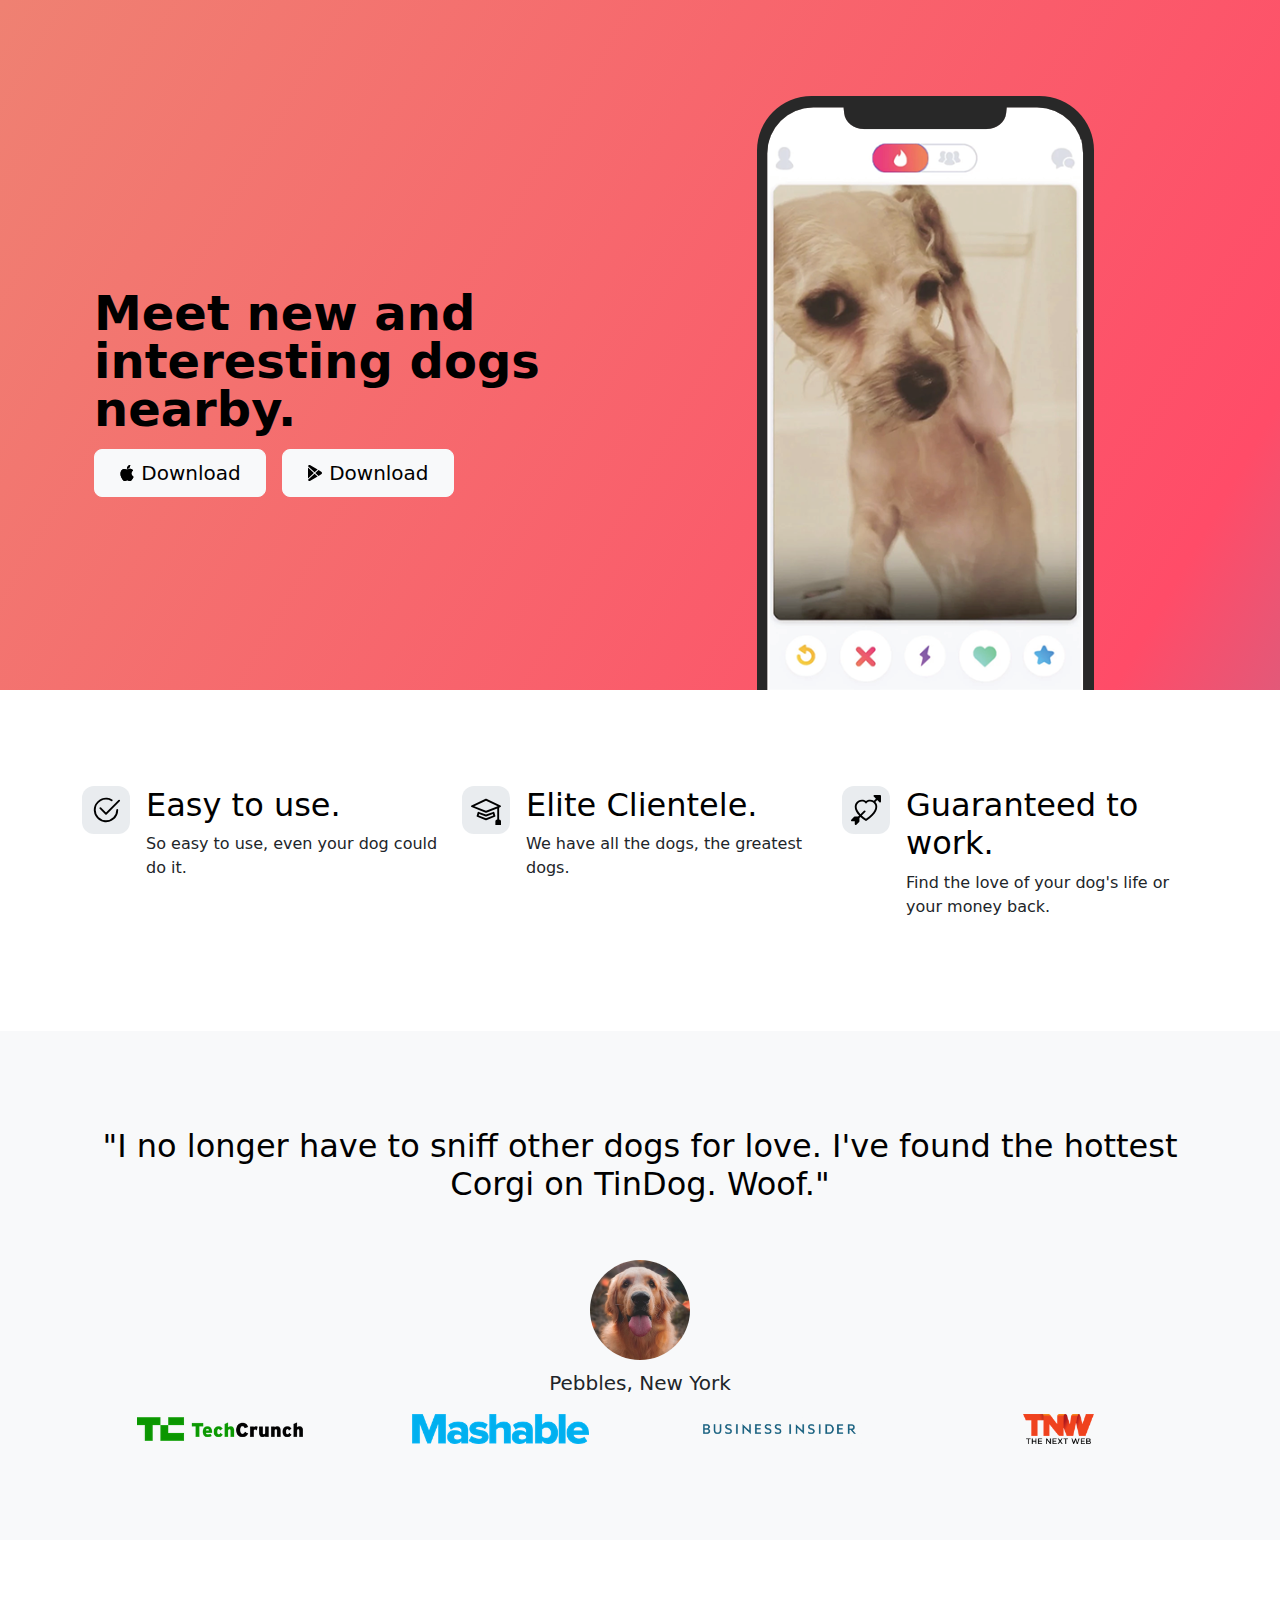
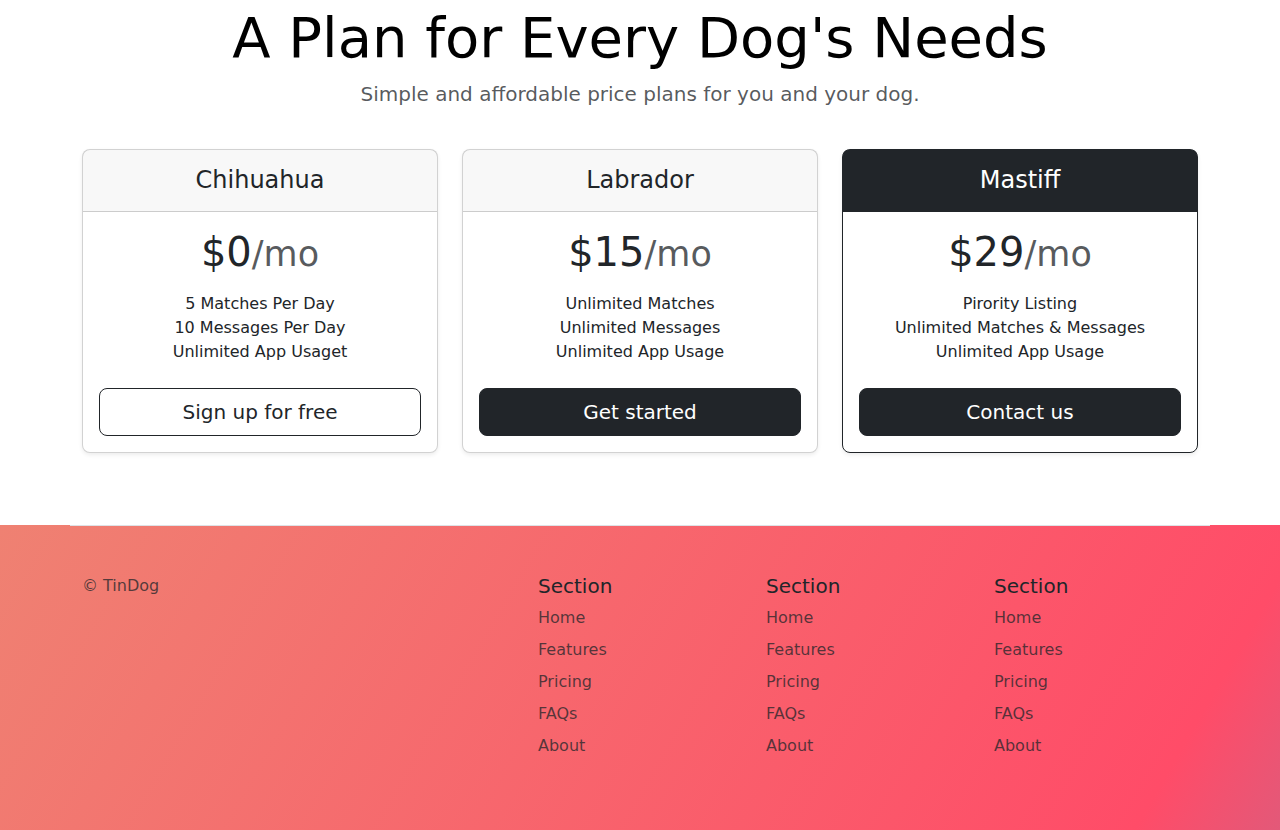
<file: bootstrap/index.html>
<!DOCTYPE html>
<html lang="en">

<head>
  <meta charset="UTF-8">
  <meta name="viewport" content="width=device-width, initial-scale=1.0">
  <title>TinDog</title>
  <link href="https://cdn.jsdelivr.net/npm/bootstrap@5.3.3/dist/css/bootstrap.min.css" rel="stylesheet" integrity="sha384-QWTKZyjpPEjISv5WaRU9OFeRpok6YctnYmDr5pNlyT2bRjXh0JMhjY6hW+ALEwIH" crossorigin="anonymous">
  <link rel="stylesheet" href="./css/style.css">
</head>

<body>

  <!-- Title -->
  <section id="title" class="gradient-background">
    <div class="container col-xxl-8 px-4 pt-5">
      <div class="row flex-lg-row-reverse align-items-center g-5 pt-5">
        <div class="col-10 col-sm-8 col-lg-6">
          <img src="./images/iphone.png" class="d-block mx-lg-auto img-fluid" alt="Bootstrap Themes"  height="200" loading="lazy">
        </div>
        <div class="col-lg-6">
          <h1 class="display-5 fw-bold text-body-emphasis lh-1 mb-3">Meet new and interesting dogs nearby.</h1>
          <div class="d-grid gap-2 d-md-flex justify-content-md-start">
            <button type="button" class="btn btn-light btn-lg px-4 me-md-2"><svg xmlns="http://www.w3.org/2000/svg" width="16" height="16" fill="currentColor"
              class="bi bi-apple mb-1" viewBox="0 0 16 16">
<path
                d="M11.182.008C11.148-.03 9.923.023 8.857 1.18c-1.066 1.156-.902 2.482-.878 2.516.024.034 1.52.087 2.475-1.258.955-1.345.762-2.391.728-2.43Zm3.314 11.733c-.048-.096-2.325-1.234-2.113-3.422.212-2.189 1.675-2.789 1.698-2.854.023-.065-.597-.79-1.254-1.157a3.692 3.692 0 0 0-1.563-.434c-.108-.003-.483-.095-1.254.116-.508.139-1.653.589-1.968.607-.316.018-1.256-.522-2.267-.665-.647-.125-1.333.131-1.824.328-.49.196-1.422.754-2.074 2.237-.652 1.482-.311 3.83-.067 4.56.244.729.625 1.924 1.273 2.796.576.984 1.34 1.667 1.659 1.899.319.232 1.219.386 1.843.067.502-.308 1.408-.485 1.766-.472.357.013 1.061.154 1.782.539.571.197 1.111.115 1.652-.105.541-.221 1.324-1.059 2.238-2.758.347-.79.505-1.217.473-1.282Z" />
<path
                d="M11.182.008C11.148-.03 9.923.023 8.857 1.18c-1.066 1.156-.902 2.482-.878 2.516.024.034 1.52.087 2.475-1.258.955-1.345.762-2.391.728-2.43Zm3.314 11.733c-.048-.096-2.325-1.234-2.113-3.422.212-2.189 1.675-2.789 1.698-2.854.023-.065-.597-.79-1.254-1.157a3.692 3.692 0 0 0-1.563-.434c-.108-.003-.483-.095-1.254.116-.508.139-1.653.589-1.968.607-.316.018-1.256-.522-2.267-.665-.647-.125-1.333.131-1.824.328-.49.196-1.422.754-2.074 2.237-.652 1.482-.311 3.83-.067 4.56.244.729.625 1.924 1.273 2.796.576.984 1.34 1.667 1.659 1.899.319.232 1.219.386 1.843.067.502-.308 1.408-.485 1.766-.472.357.013 1.061.154 1.782.539.571.197 1.111.115 1.652-.105.541-.221 1.324-1.059 2.238-2.758.347-.79.505-1.217.473-1.282Z" />
</svg> Download</button>
            <button type="button" class="btn btn-light btn-lg px-4"><svg xmlns="http://www.w3.org/2000/svg" width="16" height="16" fill="currentColor"
              class="bi bi-google-play mb-1" viewBox="0 0 16 16">
<path
                d="M14.222 9.374c1.037-.61 1.037-2.137 0-2.748L11.528 5.04 8.32 8l3.207 2.96 2.694-1.586Zm-3.595 2.116L7.583 8.68 1.03 14.73c.201 1.029 1.36 1.61 2.303 1.055l7.294-4.295ZM1 13.396V2.603L6.846 8 1 13.396ZM1.03 1.27l6.553 6.05 3.044-2.81L3.333.215C2.39-.341 1.231.24 1.03 1.27Z" />
</svg> Download</button>
          </div>
        </div>
      </div>
    </div>

  </section>
  <!-- Features -->
  <section id="features">
    <div class="container mt-5">
      <div class="row g-4 py-5 row-cols-1 row-cols-lg-3">
        <div class="col d-flex align-items-start">
          <div class="icon-square text-body-emphasis bg-body-secondary d-inline-flex align-items-center justify-content-center fs-4 flex-shrink-0 me-3">
            <svg xmlns="http://www.w3.org/2000/svg" height="30" fill="currentColor" class="bi bi-check2-circle"
                viewBox="0 0 16 16">
  <path
                  d="M2.5 8a5.5 5.5 0 0 1 8.25-4.764.5.5 0 0 0 .5-.866A6.5 6.5 0 1 0 14.5 8a.5.5 0 0 0-1 0 5.5 5.5 0 1 1-11 0z" />
  <path
                  d="M15.354 3.354a.5.5 0 0 0-.708-.708L8 9.293 5.354 6.646a.5.5 0 1 0-.708.708l3 3a.5.5 0 0 0 .708 0l7-7z" />
  </svg>
          </div>
          <div>
            <h3 class="fs-2 text-body-emphasis">Easy to use.</h3>
            <p>So easy to use, even your dog could do it.</p>
          </div>
        </div>
        <div class="col d-flex align-items-start">
          <div class="icon-square text-body-emphasis bg-body-secondary d-inline-flex align-items-center justify-content-center fs-4 flex-shrink-0 me-3">
            <svg xmlns="http://www.w3.org/2000/svg" height="30" fill="currentColor" class="bi bi-mortarboard" viewBox="0 0 16 16">
              <path d="M8.211 2.047a.5.5 0 0 0-.422 0l-7.5 3.5a.5.5 0 0 0 .025.917l7.5 3a.5.5 0 0 0 .372 0L14 7.14V13a1 1 0 0 0-1 1v2h3v-2a1 1 0 0 0-1-1V6.739l.686-.275a.5.5 0 0 0 .025-.917l-7.5-3.5ZM8 8.46 1.758 5.965 8 3.052l6.242 2.913L8 8.46Z"/>
              <path d="M4.176 9.032a.5.5 0 0 0-.656.327l-.5 1.7a.5.5 0 0 0 .294.605l4.5 1.8a.5.5 0 0 0 .372 0l4.5-1.8a.5.5 0 0 0 .294-.605l-.5-1.7a.5.5 0 0 0-.656-.327L8 10.466 4.176 9.032Zm-.068 1.873.22-.748 3.496 1.311a.5.5 0 0 0 .352 0l3.496-1.311.22.748L8 12.46l-3.892-1.556Z"/>
              </svg>
              
          </div>
          <div>
            <h3 class="fs-2 text-body-emphasis">Elite Clientele.</h3>
            <p>We have all the dogs, the greatest dogs.</p>
            
          </div>
        </div>
        <div class="col d-flex align-items-start">
          <div class="icon-square text-body-emphasis bg-body-secondary d-inline-flex align-items-center justify-content-center fs-4 flex-shrink-0 me-3">
            <svg xmlns="http://www.w3.org/2000/svg" height="30" fill="currentColor" class="bi bi-arrow-through-heart"
              viewBox="0 0 16 16">
<path fill-rule="evenodd"
                d="M2.854 15.854A.5.5 0 0 1 2 15.5V14H.5a.5.5 0 0 1-.354-.854l1.5-1.5A.5.5 0 0 1 2 11.5h1.793l.53-.53c-.771-.802-1.328-1.58-1.704-2.32-.798-1.575-.775-2.996-.213-4.092C3.426 2.565 6.18 1.809 8 3.233c1.25-.98 2.944-.928 4.212-.152L13.292 2 12.147.854A.5.5 0 0 1 12.5 0h3a.5.5 0 0 1 .5.5v3a.5.5 0 0 1-.854.354L14 2.707l-1.006 1.006c.236.248.44.531.6.845.562 1.096.585 2.517-.213 4.092-.793 1.563-2.395 3.288-5.105 5.08L8 13.912l-.276-.182a21.86 21.86 0 0 1-2.685-2.062l-.539.54V14a.5.5 0 0 1-.146.354l-1.5 1.5Zm2.893-4.894A20.419 20.419 0 0 0 8 12.71c2.456-1.666 3.827-3.207 4.489-4.512.679-1.34.607-2.42.215-3.185-.817-1.595-3.087-2.054-4.346-.761L8 4.62l-.358-.368c-1.259-1.293-3.53-.834-4.346.761-.392.766-.464 1.845.215 3.185.323.636.815 1.33 1.519 2.065l1.866-1.867a.5.5 0 1 1 .708.708L5.747 10.96Z" />
</svg>
          </div>
          <div>
            <h3 class="fs-2 text-body-emphasis">Guaranteed to work.</h3>
            <p>Find the love of your dog's life or your money back.</p>
            
          </div>
        </div>
      </div>
   </div>

  </section>
  <!-- Testimonial -->
  <section id="testimonial">
    <div class="my-5">
      <div class="p-5 text-center bg-body-tertiary">
        <div class="container py-5">
          <h2 class="text-body-emphasis">"I no longer have to sniff other dogs for love. I've found the hottest Corgi on TinDog. Woof."</h2>
          <img class="profile-img mt-5" src="./images/dog-img.jpg" alt="dog-profile">
          <p class="col-lg-8 mx-auto lead mt-2">
            Pebbles, New York
          </p>
          <div class="container">
            <div class="row">
              <div class="col-lg-3 col-sm-12">
                <img src="./images/techcrunch.png" height="30">
              </div>
              <div class="col-lg-3 col-sm-12">
                <img src="./images/mashable.png" height="30">
              </div>
              <div class="col-lg-3 col-sm-12">
                <img src="./images/bizinsider.png" height="30">
              </div>
              <div class="col-lg-3 col-sm-12">
                <img src="./images/tnw.png" height="30">
              </div>
            </div>
          </div>
        </div>
      </div>
    </div>
  </section>
  <!-- Pricing -->
  <section id="pricing">

    <div class="container">
      <div class="pricing-header p-3 pb-md-4 mx-auto text-center">
        <h2 class="display-4 fw-normal text-body-emphasis">A Plan for Every Dog's Needs</h2>
        <p class="fs-5 text-body-secondary">Simple and affordable price plans for you and your dog.</p>
      </div>
      <div class="row row-cols-1 row-cols-md-3 mb-3 text-center">
        <div class="col">
          <div class="card mb-4 rounded-3 shadow-sm">
            <div class="card-header py-3">
              <h4 class="my-0 fw-normal">Chihuahua</h4>
            </div>
            <div class="card-body">
              <h1 class="card-title pricing-card-title">$0<small class="text-body-secondary fw-light">/mo</small></h1>
              <ul class="list-unstyled mt-3 mb-4">
                <li>5 Matches Per Day</li>
                <li>10 Messages Per Day</li>
                <li>Unlimited App Usaget</li>
              </ul>
              <button type="button" class="w-100 btn btn-lg btn-outline-dark">Sign up for free</button>
            </div>
          </div>
        </div>
        <div class="col">
          <div class="card mb-4 rounded-3 shadow-sm">
            <div class="card-header py-3">
              <h4 class="my-0 fw-normal">Labrador</h4>
            </div>
            <div class="card-body">
              <h1 class="card-title pricing-card-title">$15<small class="text-body-secondary fw-light">/mo</small></h1>
              <ul class="list-unstyled mt-3 mb-4">
                <li>Unlimited Matches</li>
                <li>Unlimited Messages</li>
                <li>Unlimited App Usage</li>
              </ul>
              <button type="button" class="w-100 btn btn-lg btn-dark">Get started</button>
            </div>
          </div>
        </div>
        <div class="col">
          <div class="card mb-4 rounded-3 shadow-sm border-dark">
            <div class="card-header py-3 text-bg-dark border-dark">
              <h4 class="my-0 fw-normal">Mastiff</h4>
            </div>
            <div class="card-body">
              <h1 class="card-title pricing-card-title">$29<small class="text-body-secondary fw-light">/mo</small></h1>
              <ul class="list-unstyled mt-3 mb-4">
                <li>Pirority Listing</li>
                <li>Unlimited Matches & Messages</li>
                <li>Unlimited App Usage</li>
              </ul>
              <button type="button" class="w-100 btn btn-lg btn-dark">Contact us</button>
            </div>
          </div>
        </div>
      </div>
   </div>
  </section>
  <!-- Footer -->
  <section id="footer" class="gradient-background ">
    <div class="container" >
      <footer class="row row-cols-1 row-cols-sm-2 row-cols-md-5 py-5 mt-5 border-top">
        <div class="col mb-3">
          <p class="text-body-secondary">© TinDog</p>
        </div>
    
        <div class="col mb-3">
    
        </div>
    
        <div class="col mb-3">
          <h5>Section</h5>
          <ul class="nav flex-column">
            <li class="nav-item mb-2"><a href="#" class="nav-link p-0 text-body-secondary">Home</a></li>
            <li class="nav-item mb-2"><a href="#" class="nav-link p-0 text-body-secondary">Features</a></li>
            <li class="nav-item mb-2"><a href="#" class="nav-link p-0 text-body-secondary">Pricing</a></li>
            <li class="nav-item mb-2"><a href="#" class="nav-link p-0 text-body-secondary">FAQs</a></li>
            <li class="nav-item mb-2"><a href="#" class="nav-link p-0 text-body-secondary">About</a></li>
          </ul>
        </div>
    
        <div class="col mb-3">
          <h5>Section</h5>
          <ul class="nav flex-column">
            <li class="nav-item mb-2"><a href="#" class="nav-link p-0 text-body-secondary">Home</a></li>
            <li class="nav-item mb-2"><a href="#" class="nav-link p-0 text-body-secondary">Features</a></li>
            <li class="nav-item mb-2"><a href="#" class="nav-link p-0 text-body-secondary">Pricing</a></li>
            <li class="nav-item mb-2"><a href="#" class="nav-link p-0 text-body-secondary">FAQs</a></li>
            <li class="nav-item mb-2"><a href="#" class="nav-link p-0 text-body-secondary">About</a></li>
          </ul>
        </div>
    
        <div class="col mb-3">
          <h5>Section</h5>
          <ul class="nav flex-column">
            <li class="nav-item mb-2"><a href="#" class="nav-link p-0 text-body-secondary">Home</a></li>
            <li class="nav-item mb-2"><a href="#" class="nav-link p-0 text-body-secondary">Features</a></li>
            <li class="nav-item mb-2"><a href="#" class="nav-link p-0 text-body-secondary">Pricing</a></li>
            <li class="nav-item mb-2"><a href="#" class="nav-link p-0 text-body-secondary">FAQs</a></li>
            <li class="nav-item mb-2"><a href="#" class="nav-link p-0 text-body-secondary">About</a></li>
          </ul>
        </div>
      </footer>
    </div>
  </section>
  <script src="https://cdn.jsdelivr.net/npm/bootstrap@5.3.3/dist/js/bootstrap.bundle.min.js" integrity="sha384-YvpcrYf0tY3lHB60NNkmXc5s9fDVZLESaAA55NDzOxhy9GkcIdslK1eN7N6jIeHz" crossorigin="anonymous"></script>
</body>

</html>
</file>
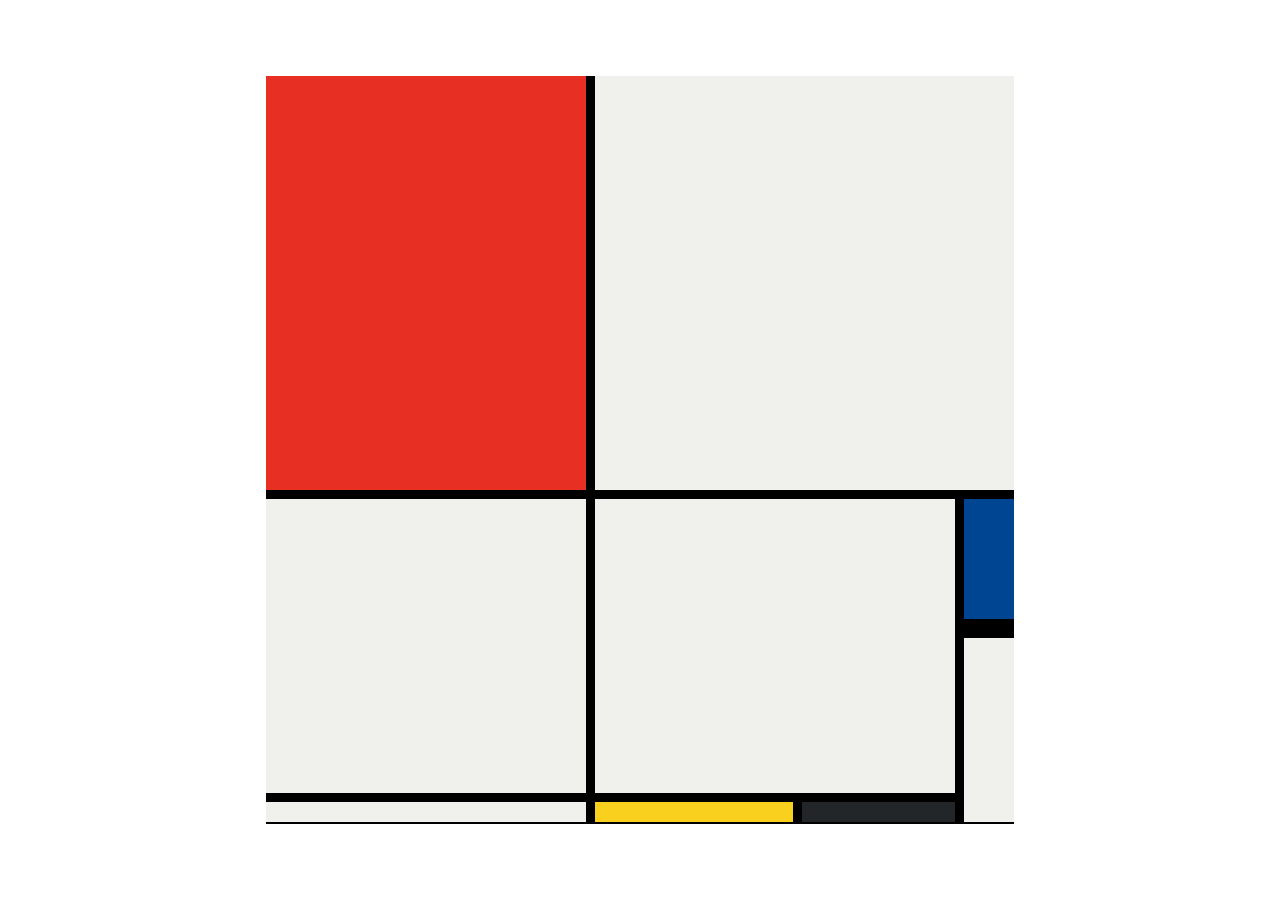
<file: CSS(grid)/index.html>
<!DOCTYPE html>
<html lang="en">

<head>
  <meta charset="UTF-8">
  <meta name="viewport" content="width=device-width, initial-scale=1.0">
  <title>Mondrian Project</title>
  <style>
    /* 
    Write your CSS here 
    Gap Colour: #000
    White: #F0F1EC
    Red: #E72F24
    Black: #232629
    Blue: #004592
    Yellow: #F9D01E

    For dimensions, see dimensions.png image.
    HINT: Remember you can't change the properties of grid lines.
    But grid lines are transparent!
    */
    body {
      display: flex;
      justify-content: center;
      align-items: center;
      height: 100vh;
      margin: 0;
      padding: 0;
    }
    .con{
      background-color: #000;
      height: 748px;
      width: 748px;
      display: grid;
      grid-template-columns: 320px 198px 153px 50px;
      grid-template-rows: 414px 130px 155px 20px;
      gap: 9px;
    }
    .red{
      background-color: #E72F24;
    }
    .white1{
      background-color: #F0F1EC;
      grid-column: span 3;
    }
    .white2{
      background-color: #F0F1EC;
      grid-row: span 2;
    }
    .white3{
      background-color: #F0F1EC;
      grid-area: 2/2/4/4;
    }
    .blue{
      background-color: #004592;
      border-bottom: 10px solid #000;
    }
    .white4{
      background-color: #F0F1EC;
      grid-row: span 2;
    }
    .white5{
      background-color: #F0F1EC;
    }
    .yellow{
      background-color: #F9D01E;
    }
    .black{
      background-color: #232629;
    }

    
  </style>
</head>

<body>
  <!-- Write your HTML here -->
  <div class="con">
    <div class="red"></div>
    <div class="white1"></div>
    <div class="white2"></div>
    <div class="white3"></div>
    <div class="blue"></div>
    <div class="white4"></div>
    <div class="white5"></div>
    <div class="yellow"></div>
    <div class="black"></div>

  </div>
</body>

</html>
</file>
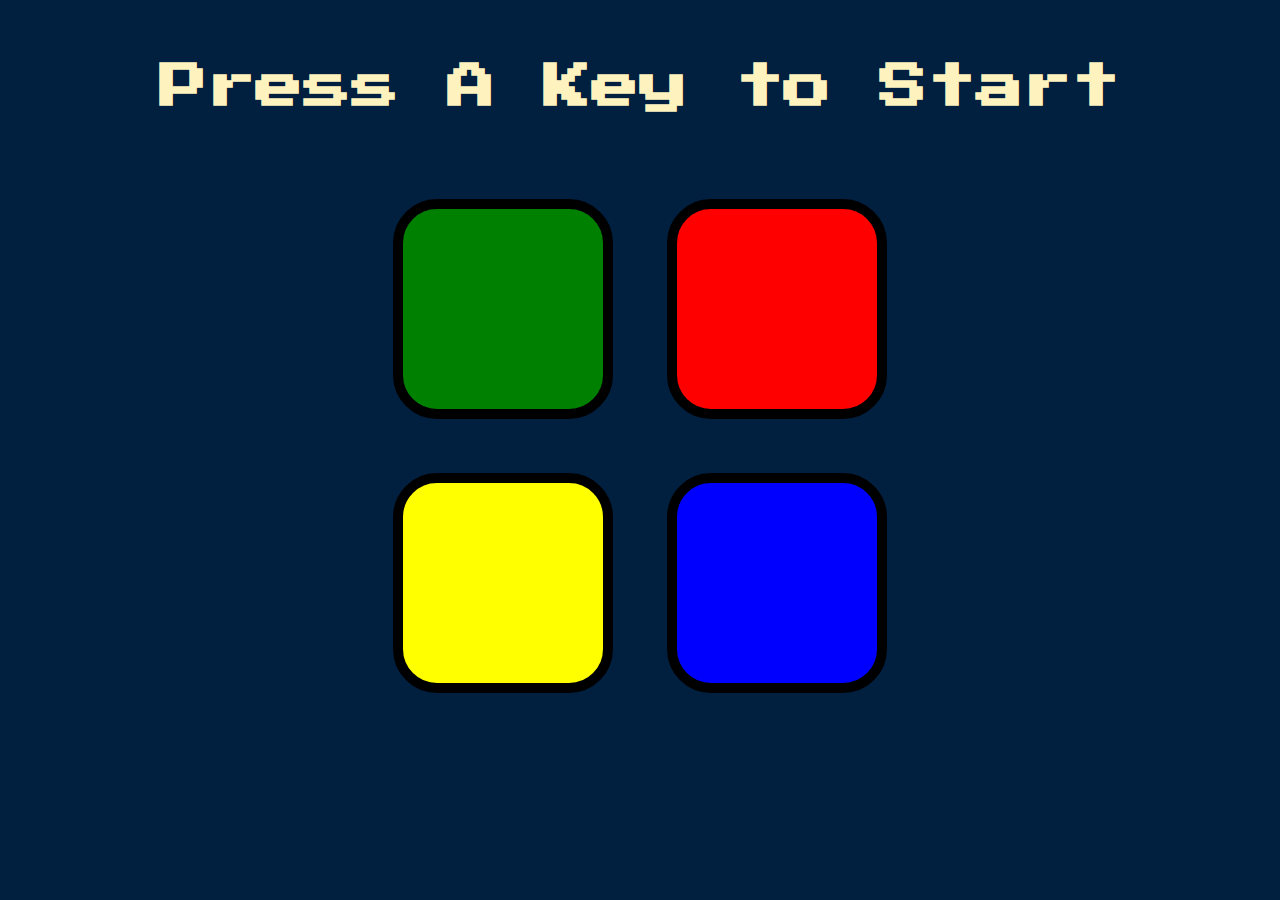
<file: SIMON_GAME/index.html>
<!DOCTYPE html>
<html lang="en" dir="ltr">

<head>
  <meta charset="utf-8">
  <title>Simon</title>
  <link rel="stylesheet" href="styles.css">
  <link href="https://fonts.googleapis.com/css?family=Press+Start+2P" rel="stylesheet">
</head>

<body>
  <h1 id="level-title">Press A Key to Start</h1>
  <div class="container">
    <div lass="row">

      <div type="button" id="green" class="btn green">

      </div>

      <div type="button" id="red" class="btn red">

      </div>
    </div>

    <div class="row">

      <div type="button" id="yellow" class="btn yellow">

      </div>
      <div type="button" id="blue" class="btn blue">

      </div>

    </div>

  </div>

  <script src="https://ajax.googleapis.com/ajax/libs/jquery/3.7.1/jquery.min.js"></script>
  <script src="./index.js"></script>
</body>

</html>
</file>
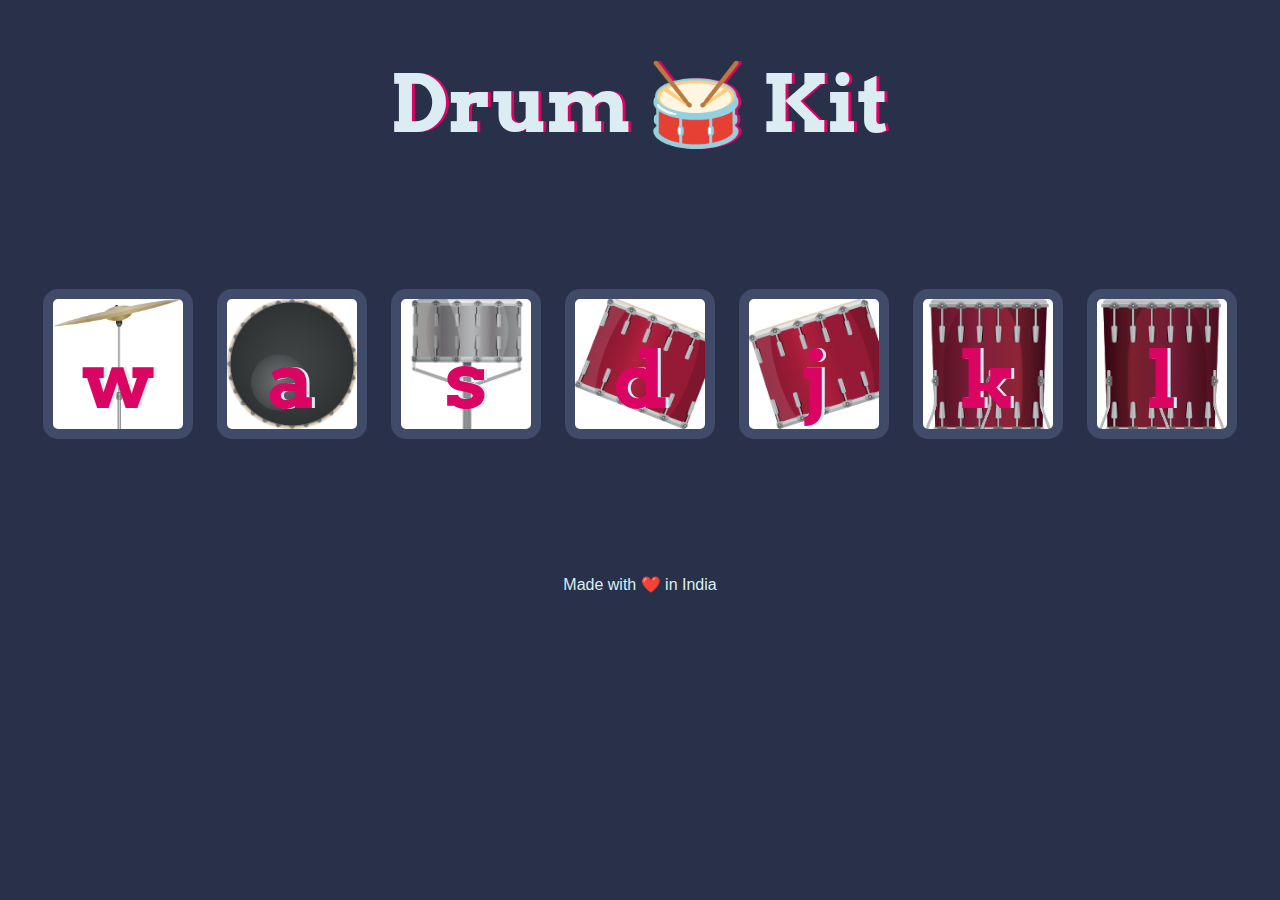
<file: JavaScript/DrumKit/index.html>
<!DOCTYPE html>
<html lang="en" dir="ltr">

<head>
  <meta charset="utf-8">
  <title>Drum Kit</title>
  <link rel="stylesheet" href="styles.css">
  <link href="https://fonts.googleapis.com/css?family=Arvo" rel="stylesheet">
</head>

<body>

  <h1 id="title">Drum 🥁 Kit</h1>
  <div class="set">
    <button class="w drum">w</button>
    <button class="a drum">a</button>
    <button class="s drum">s</button>
    <button class="d drum">d</button>
    <button class="j drum">j</button>
    <button class="k drum">k</button>
    <button class="l drum">l</button>
  </div>


  <footer>
    Made with ❤️ in India
  </footer>
  <script src="./index.js" charset="utf-8"></script>
</body>

</html>
</file>
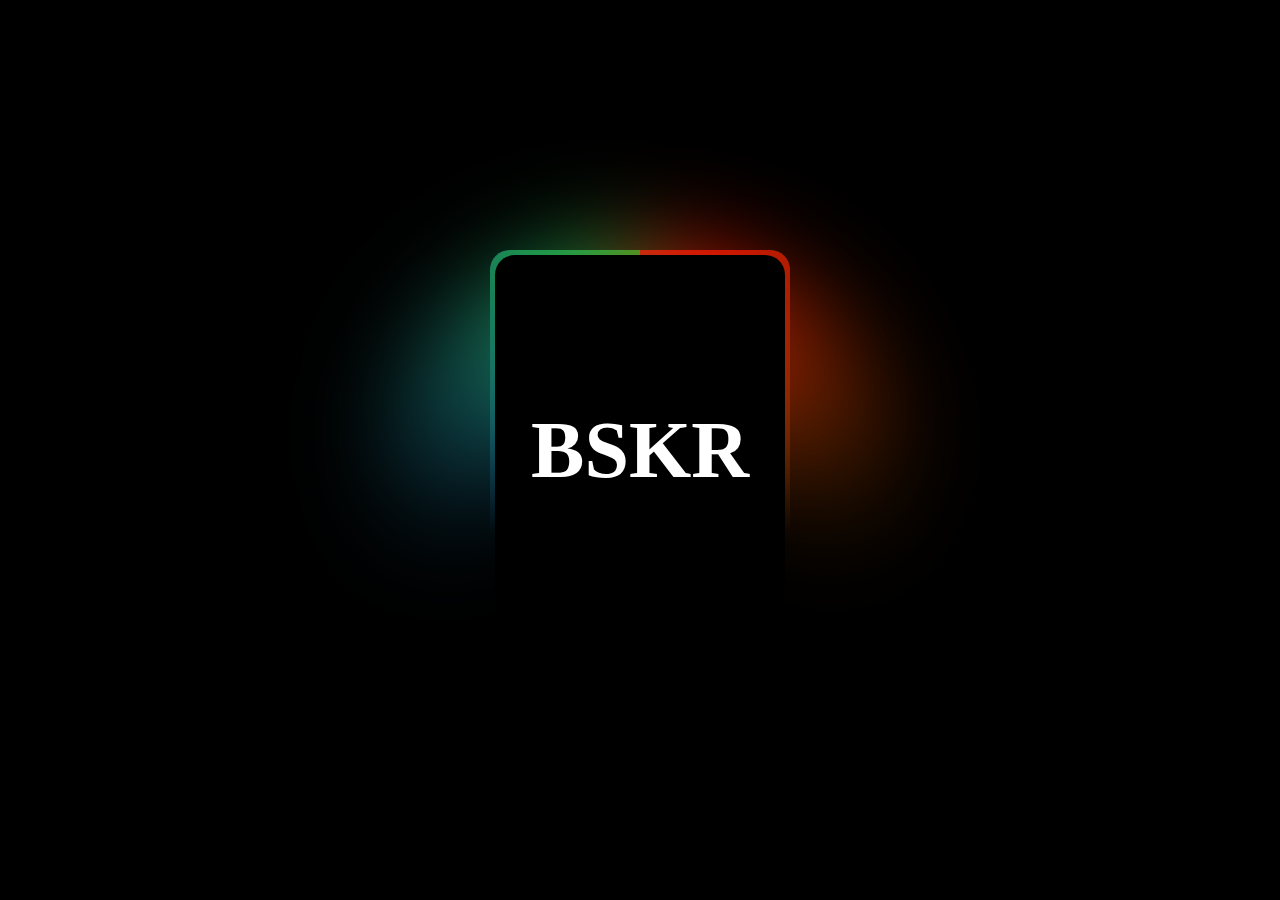
<file: border_animation/border.html>
<!DOCTYPE html>
<html>
    <head>
        <title>Border Animation</title>
        <link rel="stylesheet" type="text/css" href="border.css">
    </head>
    <body>
        <div class="box">
            <span></span>
            <h1>BSKR</h1>
        </div>
        <div class="blur-border"></div>
    </body>
</html>
</file>
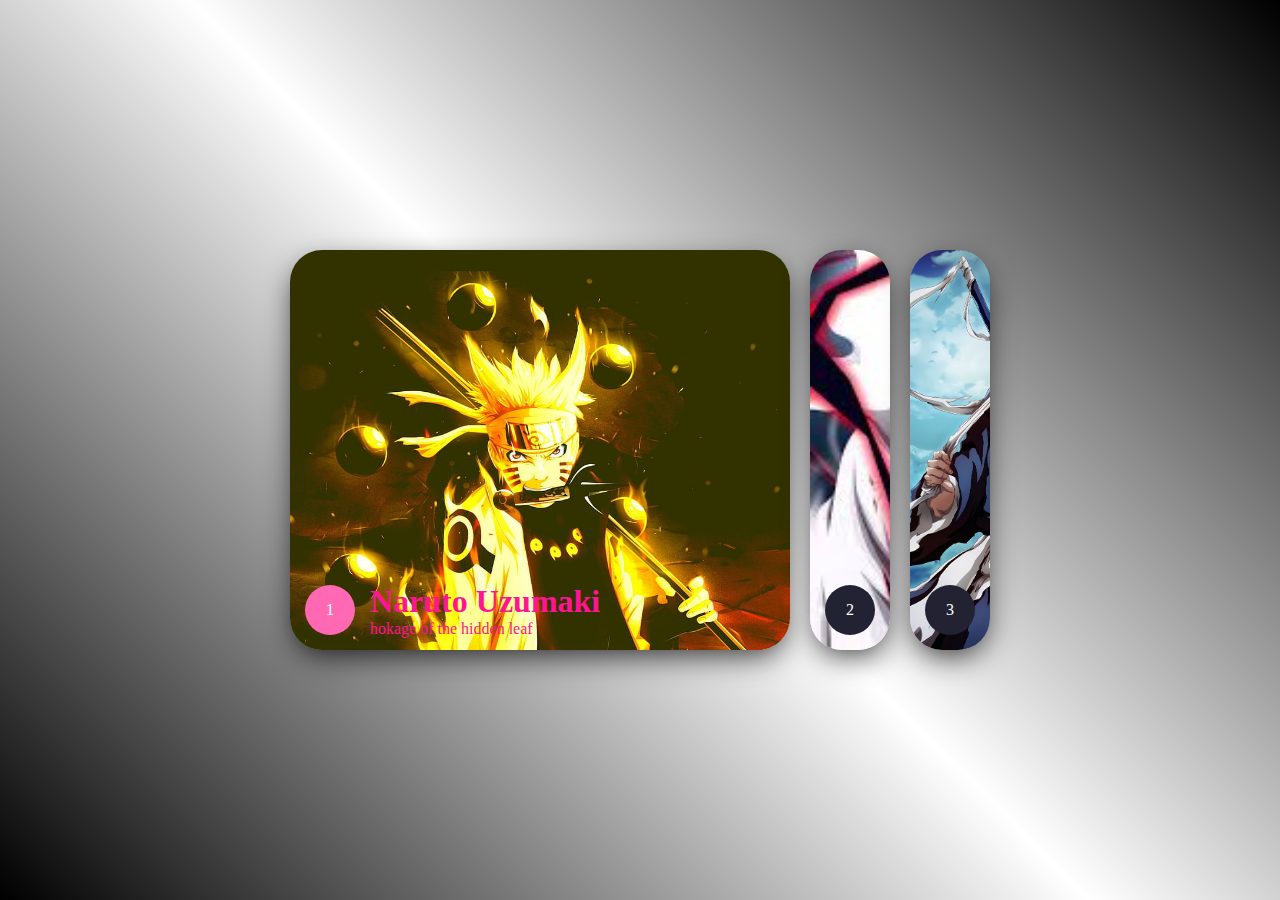
<file: card_animation/card.html>
<!DOCTYPE html>
<html>
    <head>
        <title>Card Animation</title>
        <link rel="stylesheet" type="text/css" href="card.css">
    </head>
    <body>
        <div class="wrapper">
            <div class="con">
                <input type="radio" id="c1" name="s" checked>
                <label for="c1" class="card">
                    <div class="row">
                        <div class="icon">1</div>
                        <div class="text">
                            <h1>Naruto Uzumaki</h1>
                            <p>hokage of the hidden leaf</p>
                        </div>
                    </div>
                </label>
                <input type="radio" id="c2" name="s">
                <label for="c2" class="card">
                    <div class="row">
                        <div class="icon">2</div>
                        <div class="text">
                           <h1>Monkey D Luffy</h1>
                           <p>Straw Hats Pirates captain</p>
                        </div>
                    </div>
                </label>
                <input type="radio" id="c3" name="s">
                <label for="c3" class="card">
                    <div class="row">
                        <div class="icon">3</div>
                        <div class="text">
                            <h1>Ichigo Kurosaki</h1>
                            <p>Soul Reaper of the 13 Court Guard squards</p>
                        </div>
                    </div>

            </div>
        </div>
    </body>
</html>
</file>
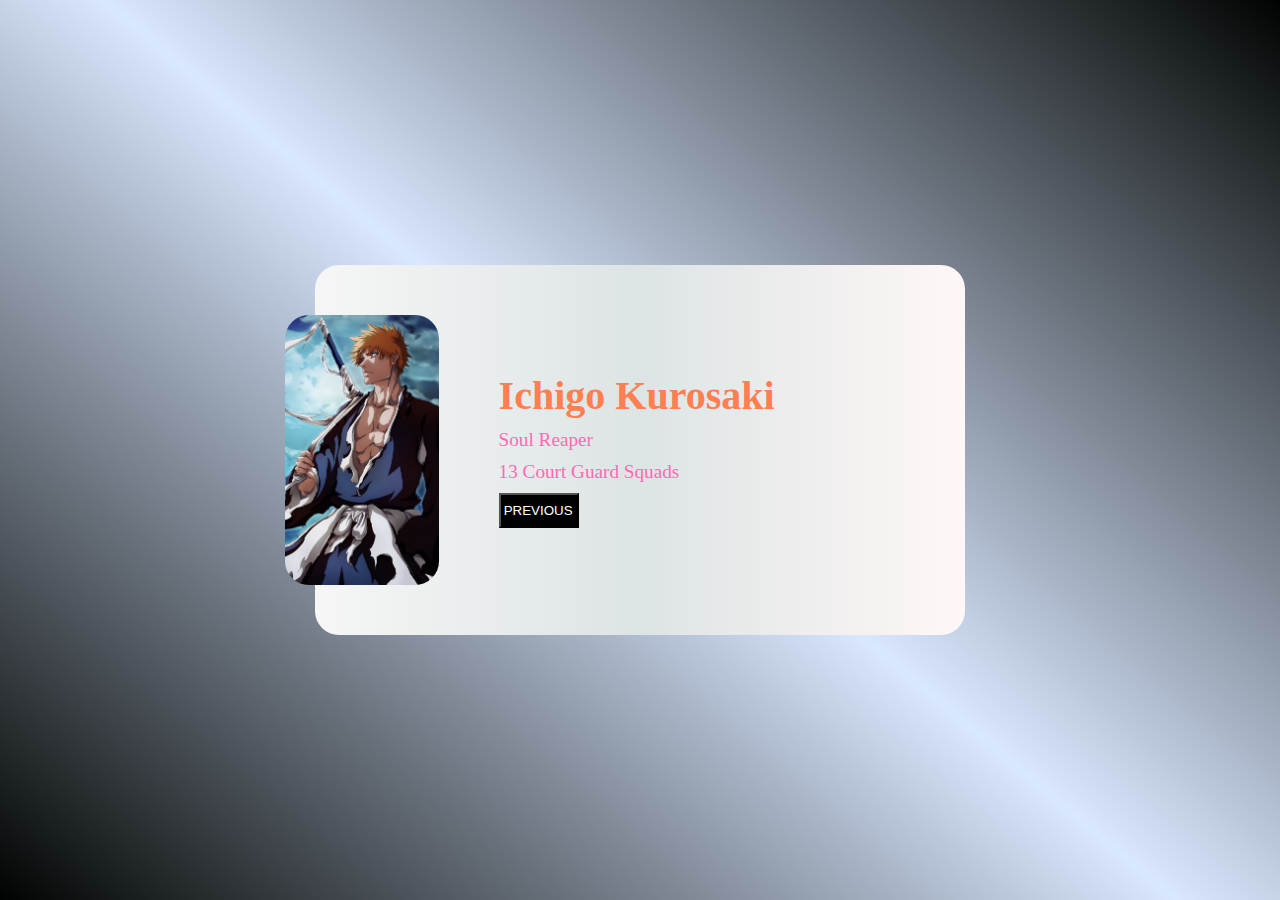
<file: profile_card/ichigo.html>
<!DOCTYPE html>
<html>
    <head>
        <title>Profile Card</title>
        <link rel="stylesheet" href="ichigo.css">
    </head>
    <body>
        <div class="card">
            <img src="./images/ichigo.jpg" alt="image of ichigo" >
            <div class="details">
                <h1>Ichigo Kurosaki</h1>
                <p class="title">Soul Reaper</p>
                <p>13 Court Guard Squads</p>
                <button id="pre" onclick="pre(2)">PREVIOUS</button>
            </div>
        </div>
        <script src="profile.js"></script>
    </body>
</html>
</file>
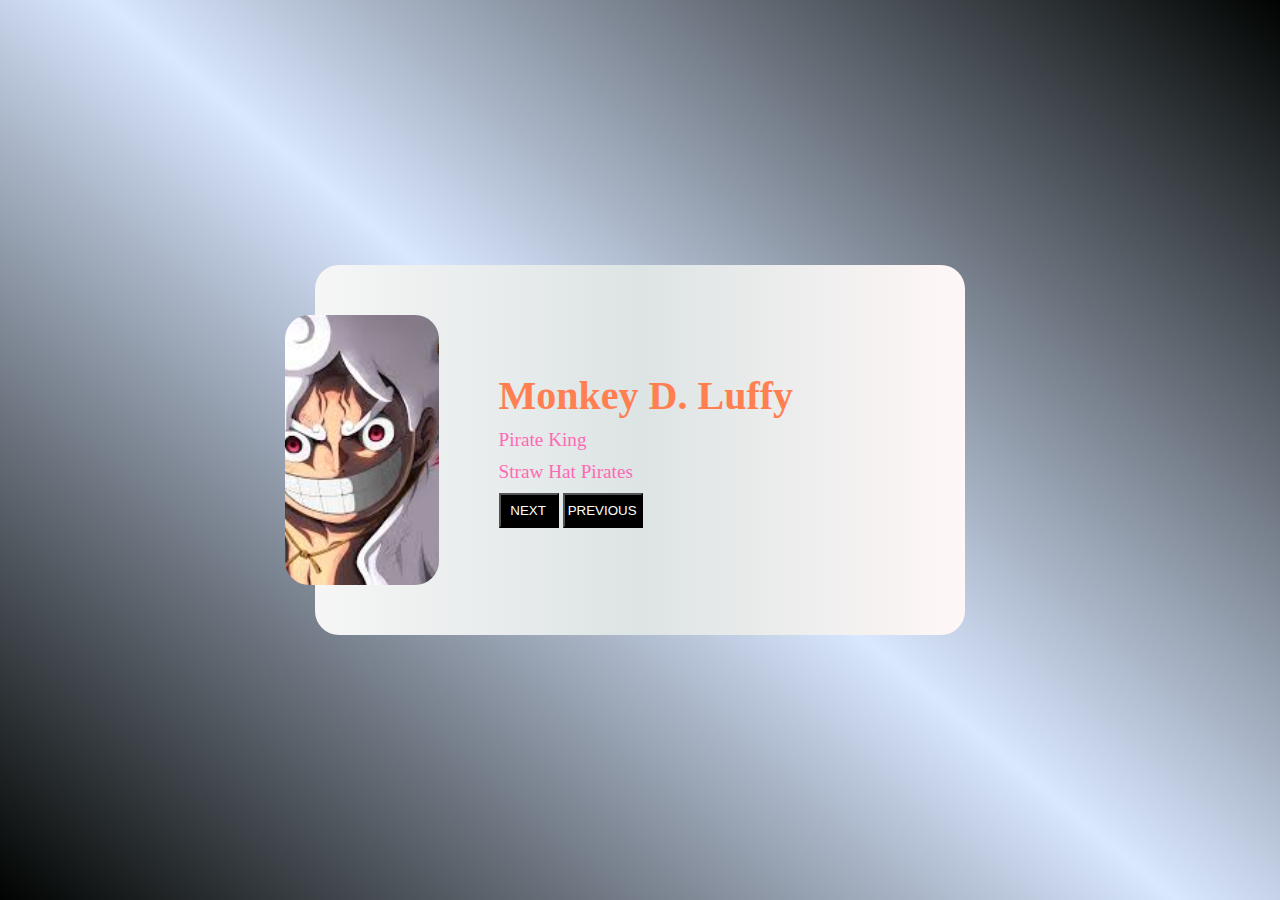
<file: profile_card/luffy.html>
<!DOCTYPE html>
<html>
    <head>
        <title>Profile Card</title>
        <link rel="stylesheet" href="luffy.css">
    </head>
    <body>
        <div class="card">
            <img src="./images/luffy.jpeg" alt="image of luffy" >
            <div class="details">
                <h1>Monkey D. Luffy</h1>
                <p class="title">Pirate King</p>
                <p>Straw Hat Pirates</p>
                <button id='next'onclick="next(2)">NEXT</button>
                <button id='pre'onclick="pre(1)">PREVIOUS</button>

            </div>
        </div>
        <script src="profile.js"></script>
    </body>


</html>
</file>
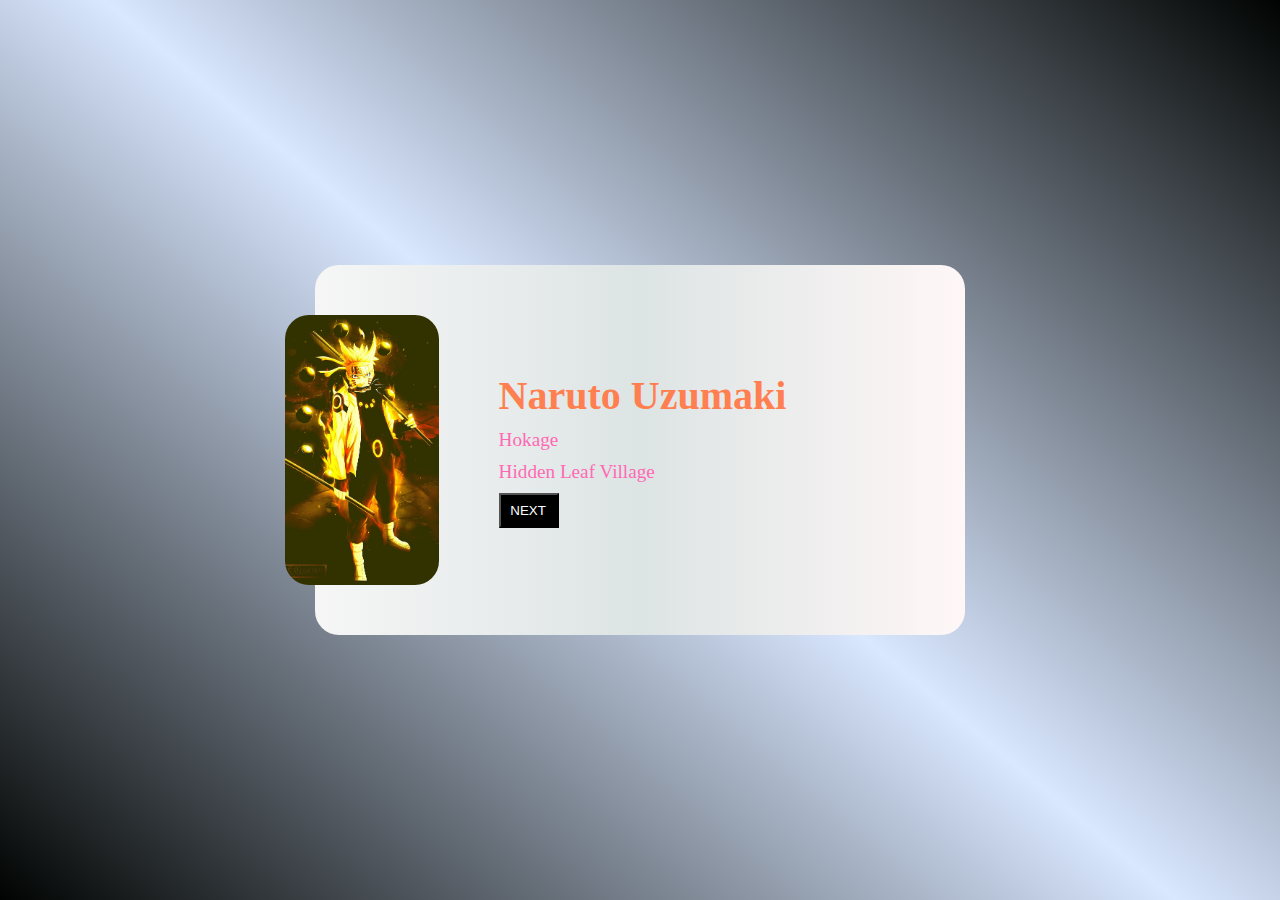
<file: profile_card/profile.html>
<!DOCTYPE html>
<html>
    <head>
        <title>Profile Card</title>
        <link rel="stylesheet" href="profile.css">
    </head>
    <body>
        <div class="card">
            <img src="./images/naruto.jpg" alt="image of naruto" >
            <div class="details">
                <h1>Naruto Uzumaki</h1>
                <p class="title">Hokage</p>
                <p>Hidden Leaf Village</p>
                <button id="next" onclick="next(1)">NEXT</button>
            </div>
        </div>
      <script src="profile.js"></script>
    </body>
</html>
</file>
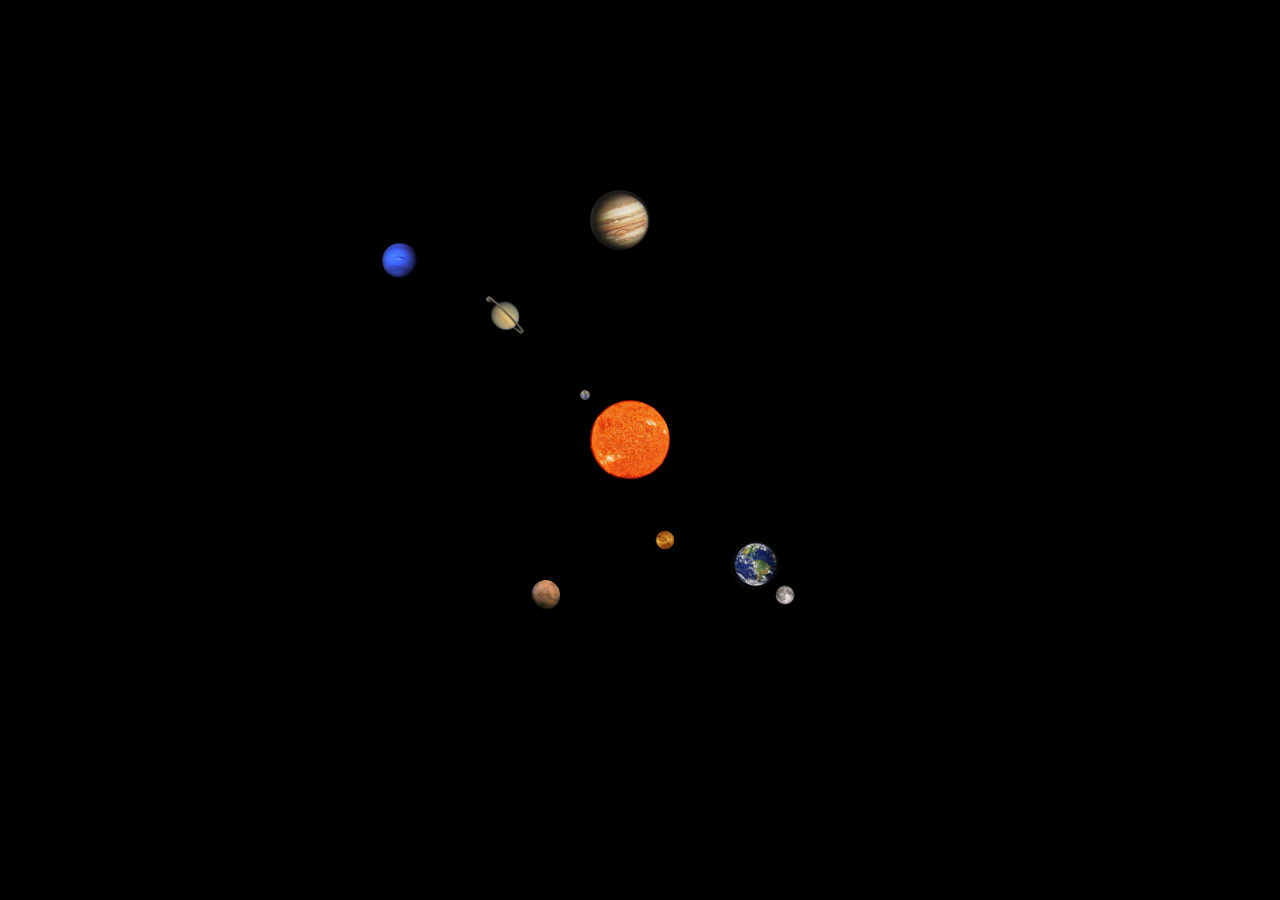
<file: space/space.html>
<html>
    <head>
        <title>Space</title>
        <link rel="stylesheet" type="text/css" href="rotate.css">
    </head>

    <body>
       <div id="container"> 
        <div id="sun">
        <div id="mercury"></div>
        <div id="venus"></div>
        <div id="earth">
            <div id="moon"></div>
        </div>
        <div id="mars"></div>
        <div id="jupiter"></div>
        <div id="saturn">
            <div id="ring"></div>
        </div>
        <div id="uranus"></div>
        <div id="neptune"></div>

        </div>
        </div>
    </body>
        
</html>
</file>
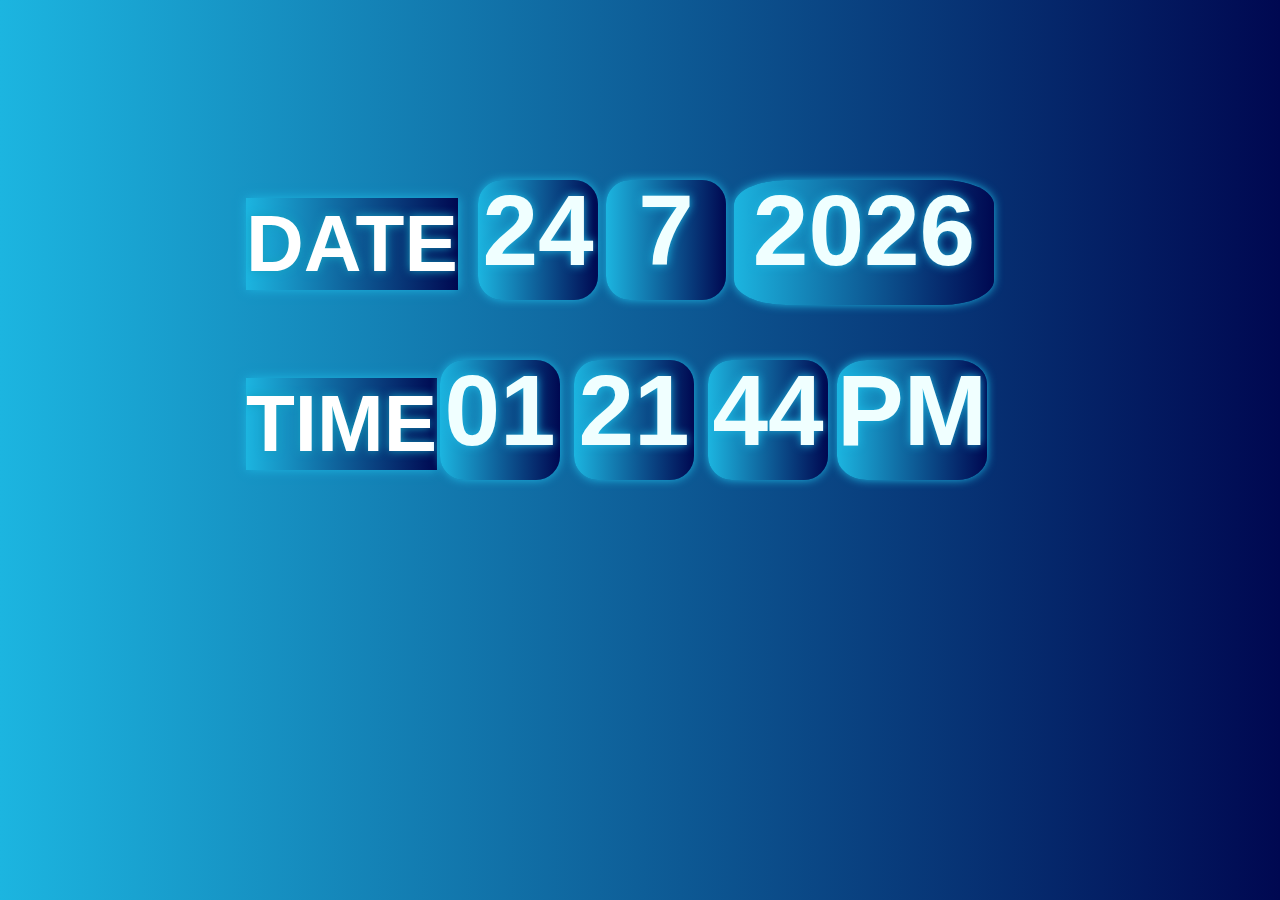
<file: TIME/time.html>
<html>
    <head>
        <title>TIME</title>
        <link rel="stylesheet" href="time.css">
    </head>
    <body onload="time()">
        <b ID="N">DATE</b>
        <b ID="T">TIME</b>
        <div class="time">
            <div class="hours"><label id=h></label></div>
            <div class="minutes"><label id=m></label></div>
            <div class="seconds"><label id=s></label></div>
            <div class="ampm"><label id="ampm"></label></div>
        </div>
        <label id="d"></label>
        <label id="mo"></label>
        <label id="y" class="year"></label>
        <script src="time.js"></script>
    </body>
</html>
</file>
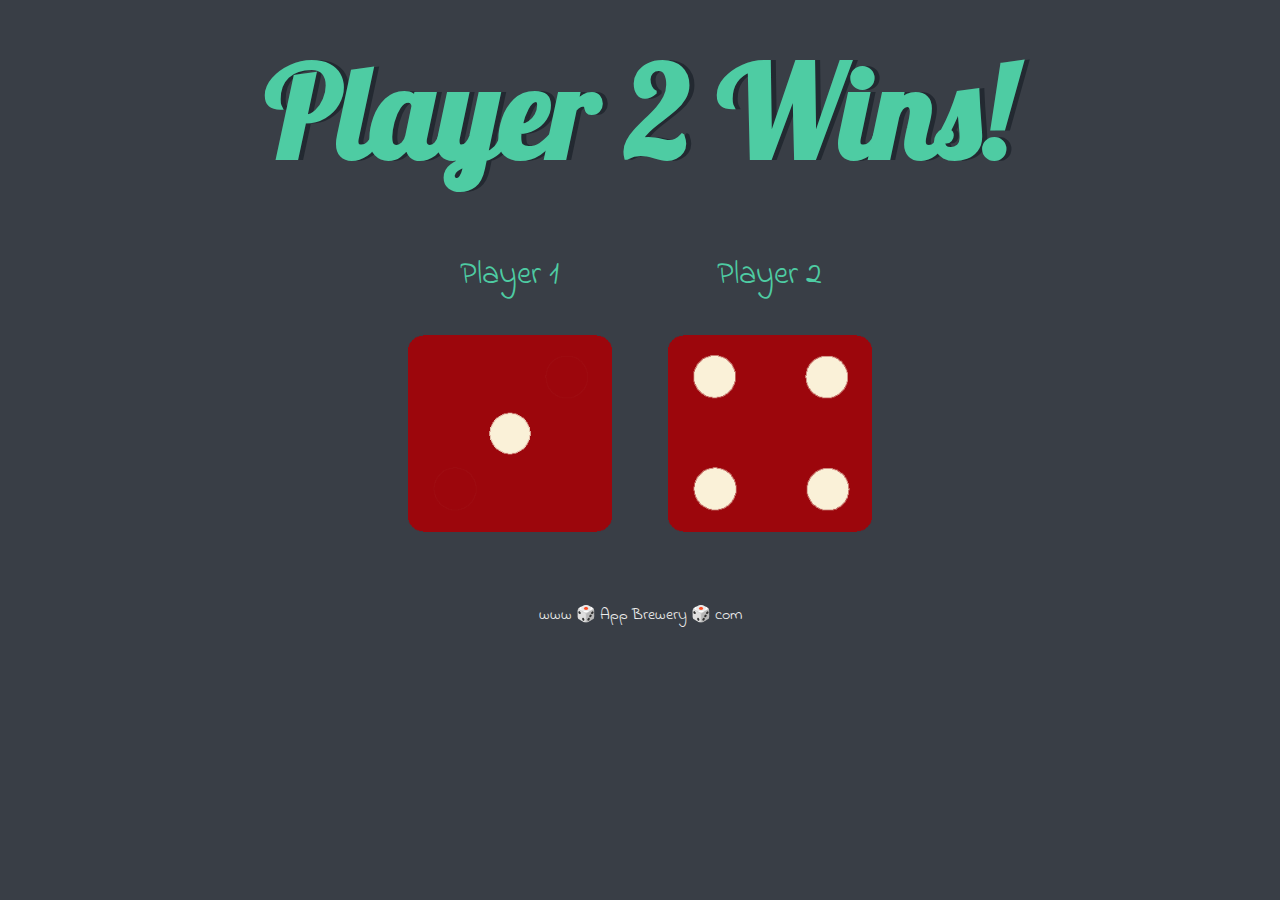
<file: JavaScript/dicee_game/dicee.html>
<!DOCTYPE html>
<html lang="en" dir="ltr">
  <head>
    <meta charset="utf-8" />
    <title>Dicee</title>
    <link rel="stylesheet" href="styles.css" />
    <link
      href="https://fonts.googleapis.com/css?family=Indie+Flower|Lobster"
      rel="stylesheet"
    />
  </head>
  <body>
    <div class="container">
      <h1>Refresh Me</h1>

      <div class="dice">
        <p>Player 1</p>
        <img class="img1" src="./images/dice6.png" />
      </div>

      <div class="dice">
        <p>Player 2</p>
        <img class="img2" src="./images/dice6.png" />
      </div>
    </div>

    <footer>www 🎲 App Brewery 🎲 com</footer>
    <script src="index.js"></script>
  </body>
</html>
</file>
<file: bootstrap/css/style.css>
.gradient-background {
  background: linear-gradient(300deg, #00bfff, #ff4c68, #ef8172);
  background-size: 180% 180%;
  animation: gradient-animation 18s ease infinite;
}

@keyframes gradient-animation {
  0% {
    background-position: 0% 50%;
  }
  50% {
    background-position: 100% 50%;
  }
  100% {
    background-position: 0% 50%;
  }
}

.icon-square {
  width: 3rem;
  height: 3rem;
  border-radius: 0.75rem;
}

.profile-img {
  height: 100px;
  border-radius: 50%;
}
</file>
<file: SIMON_GAME/styles.css>
body {
  text-align: center;
  background-color: #011F3F;
}

#level-title {
  font-family: 'Press Start 2P', cursive;
  font-size: 3rem;
  margin:  5%;
  color: #FEF2BF;
}

.container {
  display: block;
  width: 50%;
  margin: auto;

}

.btn {
  margin: 25px;
  display: inline-block;
  height: 200px;
  width: 200px;
  border: 10px solid black;
  border-radius: 20%;
}

.game-over {
  background-color: red;
  opacity: 0.8;
}

.red {
  background-color: red;
}

.green {
  background-color: green;
}

.blue {
  background-color: blue;
}

.yellow {
  background-color: yellow;
}

.pressed {
  box-shadow: 0 0 20px white;
  background-color: grey;
}
</file>
<file: JavaScript/DrumKit/styles.css>
body {
  text-align: center;
  background-color: #283149;
}

h1 {
  font-size: 5rem;
  color: #DBEDF3;
  font-family: "Arvo", cursive;
  text-shadow: 3px 0 #DA0463;

}

footer {
  color: #DBEDF3;
  font-family: sans-serif;
}

.w {
  background-image: url(./images/crash.png);
  background-size: cover;
}

.a {
  background-image: url(./images/kick.png);
  background-size: cover;
}

.s {
  background-image: url(./images/snare.png);
  background-size: cover;
}

.d {
  background-image: url(./images/tom1.png);
  background-size: cover;

}

.j {
  background-image: url(./images/tom2.png);
  background-size: cover;

}

.k {
  background-image: url(./images/tom3.png);
  background-size: cover;

}

.l {
  background-image: url(./images/tom4.png);
  background-size: cover;
}

.set {
  margin: 10% auto;
}

.game-over {
  background-color: red;
  opacity: 0.8;
}

.pressed {
  box-shadow: 0 3px 4px 0 #DBEDF3;
  opacity: 0.5;
}

.red {
  color: red;
}

.drum {
  outline: none;
  border: 10px solid #404B69;
  font-size: 5rem;
  font-family: 'Arvo', cursive;
  line-height: 2;
  font-weight: 900;
  color: #DA0463;
  text-shadow: 3px 0 #DBEDF3;
  border-radius: 15px;
  display: inline-block;
  width: 150px;
  height: 150px;
  text-align: center;
  margin: 10px;
  background-color: white;
}
</file>
<file: border_animation/border.css>
*{
    margin: 0;
    padding: 0;
    box-sizing: border-box;
}
body{
    display: flex;
    justify-content: center;
    align-items: center;
    min-height: 100vh;
    background-color: black;
}

.blur-border{
    position: absolute;
    height: 400px;
    width: 300px;
    background: transparent;
    border-radius: 20px;
    display: flex;
    justify-content: center;
    align-items: center;
    filter: blur(50px);
}
.box{
    position: absolute;
    height: 400px;
    width: 300px;
    background: rgba(0,0,0,0.75);
    border-radius: 20px;
    display: flex;
    justify-content: center;
    align-items: center;
    overflow: hidden;
}
.blur-border::before,
.blur-border::after{
    border-radius: 50%;
    height: 400px !important;
    width: 500px !important;
}
.box::after,
.blur-border::after{
    content: "";
    position: absolute;
    width: 500px;
    height: 500px;
    background-image: conic-gradient(red,transparent,transparent,rgb(38, 188, 38));
    animation: a 5s linear infinite;
    animation-delay: -2s;

}
.box::before,
.blur-border::before{
    content: "";
    position: absolute;
    width: 500px;
    height: 500px;
    background-image: conic-gradient(green,transparent,transparent,blue);
    animation: a 5s linear infinite;
}
@keyframes a{
    0%{
        transform: rotate(0deg);
    }
    100%{
        transform: rotate(360deg);
    }
}
.box span{
    position: absolute;
    inset: 5px;
    border-radius: 20px;
    background-color:black ;
    z-index: 1;
}
.box h1{
    z-index: 2;
    color: white;
    font-size: 5rem;
}
</file>
<file: card_animation/card.css>
*{
    margin: 0;
    padding: 0;
    box-sizing: border-box;
}
body{
    background: linear-gradient(45deg,black,white,black);
    
}   
.wrapper{
    display: flex;
    justify-content: center;
    align-items: center;
    height: 100vh;
    width: 100%;
}
.con{
    height: 400px;
    display: flex;
    flex-wrap: nowrap;
    justify-content: start;
}
.card{
    width: 80px;
    border-radius: .75rem;
    cursor: pointer;
    background-size: cover;
    overflow: hidden;
    border-radius: 2rem;
    margin: 0 10px;
    display: flex;
    align-items: flex-end;
    transition: .5s cubic-bezier(0.25,-0.03, 0, .99);
    box-shadow: 0 10px 30px -5px rgba(0, 0, 0, 0.8);
    animation: a 2s infinite;
}

@keyframes a {
    0%{
        border: 1px solid red;
        box-shadow: 0 10px 30px -5px red;
    }
    50%{
        border: 2px solid blue;
        box-shadow: 0 10px 30px -5px blue;
    }
    100%{
        border: 2px solid green;
        box-shadow: 0 10px 30px -5px green;
    }
}
.card:hover{
    transform: scale(1.1);
}
.card > .row{
    color: white;
    display: flex;
    flex-wrap: nowrap;
}
.icon{
    background: #223;
    color: white;
    border-radius: 50%;
    display: flex;
    justify-content: center;
    align-items: center;
    width: 50px;
    margin: 15px;
}
.card > .row > .text{
    display: flex;
    flex-direction: column;
    justify-content: center;
    overflow: hidden;
    color:deeppink;
    height:80px;
    width: 520px;
    opacity: 0;
    transform: translateY(30px);
    transition-delay: .3s;
    transition: all .3s ease;
}
input{
    display: none;
}
input:checked + label{
    width: 500px;
}
input:checked + label .text{
    opacity: 1 !important;
    transform: translateY(0) !important;
}
input:checked + label .icon{
    background: hotpink;
}
.card[for="c1"]{
    background-image: url('./images/naruto.jpg');
}
.card[for="c2"]{
    background-image: url('./images/luffy.jpeg');
}
.card[for="c3"]{
    background-image: url('./images/ichigo.jpg');
}
</file>
<file: profile_card/ichigo.css>
*{
    margin: 0;
    padding: 0;
    box-sizing: border-box;
}
body,html{
    height: 100%;
}
body{
    display: flex;
    align-items: center;
    justify-content: center;
    background: linear-gradient(-140deg, #000301, #d9e7ff, #000301);
    color: gray;
}
.card{
    display: flex;
    align-items: center;
    width: 75vw;
    max-width: 650px;
    padding: 50px 30px 50px 30px;
    background-color: #fff;
    border-radius: 24px;
    background: rgb(246,246,246);
    background: linear-gradient(90deg, rgba(246,246,246,1) 0%, rgba(221,228,228,1) 50%, rgba(255,247,247,1) 100%);
}
.card img{
    max-width: 200px;
    width:12vw;
    height: 270px;
    object-fit: cover;
    margin-left: -60px;
    margin-right: 60px;
    border-radius: inherit;
}
#next{
    background-color: black;
    color: #fff;
    width: 60px;
    height: 35px;
    padding: 3px 2px 3px 1px;
}
#next:hover{
    background:linear-gradient(-140deg,#000301,#d9e7ff,#000301);
    color: #000301;
}
#pre{
    background-color: black;
    color: #fff;
    width: 80px;
    height: 35px;
    padding: 3px 2px 3px 1px;
}
#pre:hover{
    background:linear-gradient(-140deg,#000301,#d9e7ff,#000301);
    color: #000301;
}
h1{
    font-size: 2.5rem;
    font-weight: 700;
    margin-bottom: 10px;
    color: coral;
}
p{
    font-size: 1.2rem;
    font-weight: 500;
    margin-bottom: 10px;
    color:hotpink;
}
</file>
<file: profile_card/luffy.css>
*{
    margin: 0;
    padding: 0;
    box-sizing: border-box;
}
body,html{
    height: 100%;
}
body{
    display: flex;
    align-items: center;
    justify-content: center;
    background: linear-gradient(-140deg, #000301, #d9e7ff, #000301);
    color: gray;
}
.card{
    display: flex;
    align-items: center;
    width: 75vw;
    max-width: 650px;
    padding: 50px 30px 50px 30px;
    background-color: #fff;
    border-radius: 24px;
    background: rgb(246,246,246);
    background: linear-gradient(90deg, rgba(246,246,246,1) 0%, rgba(221,228,228,1) 50%, rgba(255,247,247,1) 100%);
}
.card img{
    max-width: 200px;
    width:12vw;
    height: 270px;
    object-fit: cover;
    margin-left: -60px;
    margin-right: 60px;
    border-radius: inherit;
}
#next{
    background-color: black;
    color: #fff;
    width: 60px;
    height: 35px;
    padding: 3px 2px 3px 1px;
}
#next:hover{
    background:linear-gradient(-140deg,#000301,#d9e7ff,#000301);
    color: #000301;
}
#pre{
    background-color: black;
    color: #fff;
    width: 80px;
    height: 35px;
    padding: 3px 2px 3px 1px;
}
#pre:hover{
    background:linear-gradient(-140deg,#000301,#d9e7ff,#000301);
    color: #000301;
}
h1{
    font-size: 2.5rem;
    font-weight: 700;
    margin-bottom: 10px;
    color: coral;
}
p{
    font-size: 1.2rem;
    font-weight: 500;
    margin-bottom: 10px;
    color:hotpink;
}
</file>
<file: profile_card/profile.css>
*{
    box-sizing: border-box;
    margin: 0;
    padding: 0;
    
}
html,body{
    height: 100%;
}
body{
    display: flex;
    align-items: center;
    justify-content: center;
    margin: 0;
    background: linear-gradient(-140deg, #000301, #d9e7ff, #000301);
    color: gray;

}
.card{
    display: flex;
    align-items: center;
    width: 75vw;
    max-width: 650px;
    padding: 50px 30px 50px 30px; 
    background-color: #fff;
    border-radius: 24px;
    background: rgb(246,246,246);
    background: linear-gradient(90deg, rgba(246,246,246,1) 0%, rgba(221,228,228,1) 50%, rgba(255,247,247,1) 100%);
}
.card img{
    max-width: 200px;
    width:12vw;
    height: 270px;
    object-fit: cover;
    margin-left: -60px;
    margin-right: 60px;
    border-radius: inherit;
}
#next{
    background-color: black;
    color: #fff;
    width: 60px;
    height: 35px;
    padding: 3px 2px 3px 1px;
}
#next:hover{
    background:linear-gradient(-140deg,#000301,#d9e7ff,#000301);
    color: #000301;
}
h1{
    font-size: 2.5rem;
    font-weight: 700;
    margin-bottom: 10px;
    color: coral;
}
p{
    font-size: 1.2rem;
    font-weight: 500;
    margin-bottom: 10px;
    color:hotpink;
}
</file>
<file: space/rotate.css>
body{
    background-color: #000;
}

#sun{
    background-image: url("./images/sun.jpeg");
    background-size: cover;
    background-position: -8px;
    height: 80px;
    width: 80px;
    border-radius: 50%;
    position: absolute;
    top:50%;
    left: 50%;
    margin-top: -50px;
    margin-left: -50px;
    animation: rotate 5s linear infinite;
   
}
#mercury{
    background-image: url("./images/mercury.jpeg");
    background-size: cover;
    background-position: 12px;    
    height: 10px;
    width: 10px;
   
    border-radius: 50%;
    position: absolute;
    top:50%;
    left: 50%;

    margin-top: -50px;
    margin-left: -50px; 
    animation: rotate 5s linear infinite;
    
}
    
#venus{
    background-image: url("./images/venus.jpeg");
    background-size: cover;
    height: 20px;
    width: 20px;
  
    border-radius: 50%;
    position: absolute;
    top: 50%;
    left: 50%;
    margin-top: 90px;
    margin-left: 25px; 
    animation: rotate 5s linear infinite;
    
    
}

#earth{
    background-image: url("./images/earth.jpeg");
    background-size: cover;
    height: 50px;
    width: 50px;
   
    border-radius: 50%;
    position: absolute;
    top:50%;
    left: 50%;
    margin-top: 100px;
    margin-left: 100px;
    margin-right: 50px;
    animation: rotate 5s linear infinite;
    
}
#mars{
    background-image: url("./images/mars.jpeg");
    background-size: cover;
    background-position:  -10PX ;
    height: 30px;
    width: 30px;
 
    border-radius: 50%;
    position: absolute;
    top:50%;
    left: 50%;
    margin-top: 140px;
    margin-left: -100px; 
    animation: rotate 5s linear infinite;
}
#moon{
    background-image: url("./images/moon.jpeg");
    background-size: cover;
    
    height: 20px;
    width: 20px;

    border-radius: 50%;
    position: absolute;
    top:50%;
    left: 50%;
    margin-top: 20px;
    margin-left: 20px;
    animation: rotate 5s linear infinite;

   
}
#jupiter{
    background-image: url("./images/jupiter.jpeg");
    background-size: cover;
    height: 60px;
    width: 60px;
    
    border-radius: 50%;
    position: absolute;
    top:50%;
    left: 50%;
    margin-top: -250px;
    margin-left: -40px; 
    animation: rotate 5s linear infinite;
}
#saturn{
   background-image: url("./images/saturn.jpeg");
    background-size: cover;

    height: 50px;
    width: 50px;
    
    border-radius: 50%;
    position: absolute;
    top:50%;
    left: 50%;
    margin-top: -150px;
    margin-left: -150px; 
    animation: rotate 5s linear infinite;
}
#uranus{
    background-image: url("./images/uranus.jpeg");
    background-size: cover;
    height: 40px;
    width: 40px;
    
    border-radius: 50%;
    position: absolute;
    top:50%;
    left: 50%;
    margin-top: -200px;
    margin-left: -250px; 
    animation: rotate 5s linear infinite;
}
@keyframes rotate{
    100%{
        transform: rotate(360deg);
    }
}
</file>
<file: TIME/time.css>
body,html{
    height: 100%;
    width: 100%;
    margin: 0;
    padding: 0;
}
body{
    background: linear-gradient(90deg, #1CB5E0 0%, #000851 100%);
}
.hours{
    position: absolute;
    top: 40%;
    left: 50%;
    margin-left: -200px;
}
.minutes{
    position: absolute;
    top: 40%;
    left: 55%;
    margin-left: -130px;
}
.seconds{
    position: absolute;
    top: 40%;
    left: 60%;
    margin-left: -60px;
}
.ampm{
    position: absolute;
    top: 40%;
    left: 65%;
    margin-left: 5px;

}
#d{
    position: absolute;
    top: 20%;
    left: 35%;
    margin-left: 30px;

}
#mo{
    position: absolute;
    top: 20%;
    left: 45%;
    margin-left: 30px;

}
#y{
    position: absolute;
    top: 20%;
    left: 55%;
    margin-left: 30px;

}
label{
    font-size: 100px;
    color: azure;
    font-family: sans-serif;
    font-weight: bold;
    text-shadow: 0 0 10px #1CB5E0;
    text-align: center;
    display: block;
    width: 120px;
    height: 120px;
    line-height: 100px;
    border-radius: 20%;                     
    background: linear-gradient(90deg, #1CB5E0 0%, #000851 100%);
    box-shadow: 0 0 10px #1CB5E0;
    transition: all 1s ease;
}
.year{
    width:260px;
    height: 125px;
}
#ampm{
    width:150px;
}
#N{
    position: absolute;
    top: 22%;
    left: 20%;
    margin-left: -10px;
    font-size: 5REM;
    color: #FFF;
    text-shadow: 0 0 10px #14a0c0;
    font-family: sans-serif;
    font-weight: bold;
    box-shadow: 0 0 10px #1CB5E0;
    background: linear-gradient(90deg, #1CB5E0 0%, #000851 100%);
    
}
#T{
    position: absolute;
    top: 42%;
    left: 20%;
    margin-left: -10px;
    font-size: 5REM;
    color: #FFF;
    text-shadow: 0 0 10px #14a0c0;
    font-family: sans-serif;
    font-weight: bold;
    box-shadow: 0 0 10px #1CB5E0;
    background: linear-gradient(90deg, #1CB5E0 0%, #000851 100%);
}
</file>
<file: JavaScript/dicee_game/styles.css>
.container {
  width: 70%;
  margin: auto;
  text-align: center;
}

.dice {
  text-align: center;
  display: inline-block;

}

body {
  background-color: #393E46;
}

h1 {
  margin: 30px;
  font-family: 'Lobster', cursive;
  text-shadow: 5px 0 #232931;
  font-size: 8rem;
  color: #4ECCA3;
}

p {
  font-size: 2rem;
  color: #4ECCA3;
  font-family: 'Indie Flower', cursive;
}

img {
  width: 80%;
}

footer {
  margin-top: 5%;
  color: #EEEEEE;
  text-align: center;
  font-family: 'Indie Flower', cursive;

}
</file>
